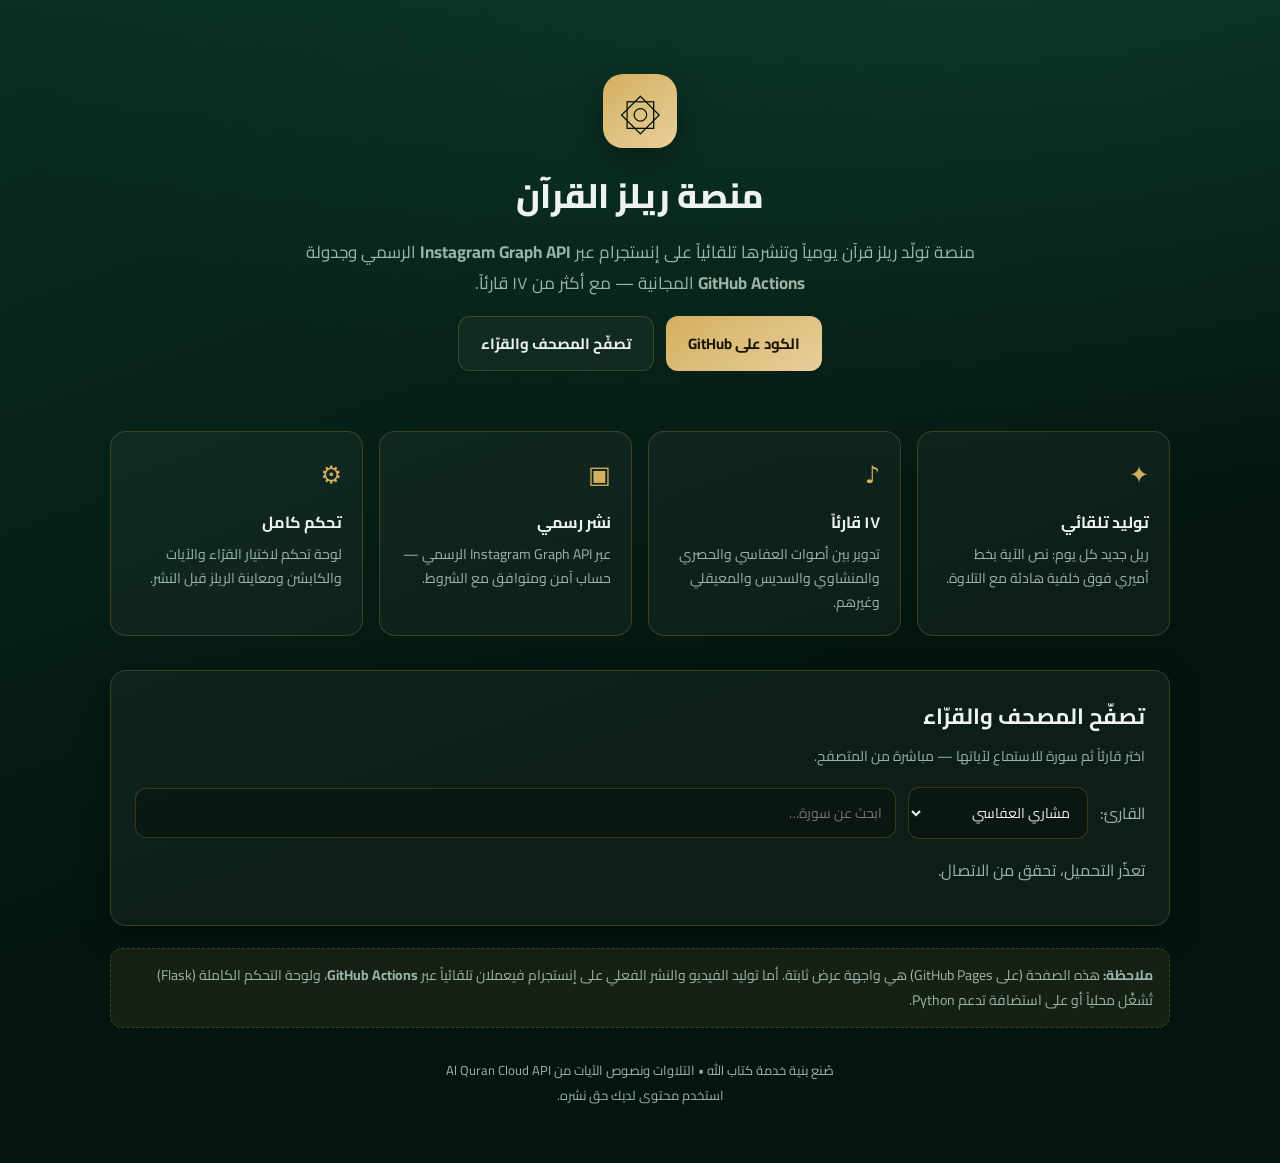
<file: docs/index.html>
<!DOCTYPE html>
<html lang="ar" dir="rtl">
<head>
<meta charset="utf-8">
<meta name="viewport" content="width=device-width, initial-scale=1">
<title>منصة ريلز القرآن — نشر تلقائي على إنستجرام</title>
<meta name="description" content="منصة تولّد ريلز قرآن يومياً وتنشرها تلقائياً على إنستجرام عبر Graph API الرسمي و GitHub Actions.">
<link rel="preconnect" href="https://fonts.googleapis.com">
<link href="https://fonts.googleapis.com/css2?family=Cairo:wght@400;600;700;800&family=Amiri:wght@400;700&display=swap" rel="stylesheet">
<style>
:root{--bg:#04150f;--bg2:#0a2e22;--panel:rgba(255,255,255,.04);--border:rgba(212,175,95,.22);--gold:#d4af5f;--gold2:#e7cf9b;--text:#eef3ef;--muted:#9db5a8;--green:#1f7a54;--radius:16px;--shadow:0 10px 30px rgba(0,0,0,.35)}
*{box-sizing:border-box}
body{margin:0;font-family:"Cairo",system-ui,Tahoma,sans-serif;color:var(--text);background:radial-gradient(1200px 600px at 85% -10%,rgba(31,122,84,.25),transparent),linear-gradient(160deg,var(--bg2),var(--bg) 60%);min-height:100vh}
a{color:inherit;text-decoration:none}
.wrap{max-width:1100px;margin:0 auto;padding:26px 20px}
header.hero{text-align:center;padding:48px 16px 26px}
.mark{width:74px;height:74px;margin:0 auto 16px;display:grid;place-items:center;font-size:42px;color:var(--bg);background:linear-gradient(145deg,var(--gold),var(--gold2));border-radius:20px;box-shadow:var(--shadow)}
.hero h1{font-size:34px;margin:6px 0 10px;font-weight:800}
.hero p{color:var(--muted);font-size:17px;max-width:680px;margin:0 auto 18px;line-height:1.8}
.cta{display:flex;gap:12px;justify-content:center;flex-wrap:wrap;margin-top:8px}
.btn{display:inline-flex;align-items:center;gap:8px;padding:12px 22px;border-radius:12px;border:1px solid var(--border);background:var(--panel);color:var(--text);font-weight:700;font-family:inherit;font-size:15px;cursor:pointer}
.btn-gold{background:linear-gradient(145deg,var(--gold),var(--gold2));color:#1a1205;border:none}
.features{display:grid;grid-template-columns:repeat(4,1fr);gap:16px;margin:34px 0}
@media(max-width:880px){.features{grid-template-columns:repeat(2,1fr)}}
@media(max-width:520px){.features{grid-template-columns:1fr}}
.feature{background:var(--panel);border:1px solid var(--border);border-radius:var(--radius);padding:20px}
.feature .ic{font-size:24px;color:var(--gold)}
.feature h3{margin:10px 0 6px;font-size:16px}
.feature p{margin:0;color:var(--muted);font-size:14px;line-height:1.7}
.card{background:var(--panel);border:1px solid var(--border);border-radius:var(--radius);padding:24px;box-shadow:var(--shadow);margin-bottom:22px}
.card h2{margin:0 0 6px;font-size:22px}
.card .hint{color:var(--muted);margin:0 0 18px;font-size:14px}
.row{display:flex;gap:12px;flex-wrap:wrap;align-items:center}
select,input{padding:11px 13px;border-radius:11px;background:rgba(0,0,0,.25);border:1px solid var(--border);color:var(--text);font-family:inherit;font-size:14px}
select:focus,input:focus{outline:none;border-color:var(--gold)}
.surahs{display:grid;grid-template-columns:repeat(auto-fill,minmax(210px,1fr));gap:10px;margin-top:18px}
.surah{display:flex;align-items:center;gap:11px;padding:11px 13px;border:1px solid var(--border);border-radius:12px;background:var(--panel);cursor:pointer;transition:.15s}
.surah:hover{border-color:var(--gold)}
.surah .num{width:32px;height:32px;border-radius:9px;display:grid;place-items:center;background:rgba(212,175,95,.14);color:var(--gold);font-weight:700;flex:0 0 32px}
.surah .nm{font-family:"Amiri",serif;font-size:19px}
.surah .en{color:var(--muted);font-size:12px}
.ayah{display:flex;gap:12px;align-items:center;padding:13px 15px;border:1px solid var(--border);border-radius:12px;background:var(--panel);margin-bottom:9px}
.ayah .badge{flex:0 0 auto;background:rgba(212,175,95,.16);color:var(--gold);border-radius:8px;padding:3px 9px;font-size:12px;font-weight:700}
.ayah .txt{font-family:"Amiri",serif;font-size:23px;line-height:2;flex:1}
.play{flex:0 0 auto;width:40px;height:40px;border-radius:50%;border:1px solid var(--border);background:var(--panel);color:var(--gold);cursor:pointer;font-size:15px}
.play:hover{border-color:var(--gold)}
.muted{color:var(--muted)}
.spinner{width:18px;height:18px;border:3px solid rgba(255,255,255,.2);border-top-color:var(--gold);border-radius:50%;animation:spin 1s linear infinite;display:inline-block}
@keyframes spin{to{transform:rotate(360deg)}}
.back{cursor:pointer}
footer{text-align:center;color:var(--muted);padding:30px 16px;font-size:13px;line-height:1.9}
.note{background:rgba(212,175,95,.08);border:1px dashed var(--border);border-radius:12px;padding:14px 16px;color:var(--muted);font-size:14px;line-height:1.8;margin-top:16px}
</style>
</head>
<body>
<div class="wrap">
  <header class="hero">
    <div class="mark">۞</div>
    <h1>منصة ريلز القرآن</h1>
    <p>منصة تولّد ريلز قرآن يومياً وتنشرها تلقائياً على إنستجرام عبر <b>Instagram Graph API</b> الرسمي وجدولة <b>GitHub Actions</b> المجانية — مع أكثر من ١٧ قارئاً.</p>
    <div class="cta">
      <a class="btn btn-gold" href="https://github.com/Alaa2134/Alaa2134" target="_blank" rel="noopener">الكود على GitHub</a>
      <a class="btn" href="#explorer">تصفّح المصحف والقرّاء</a>
    </div>
  </header>

  <section class="features">
    <div class="feature"><div class="ic">✦</div><h3>توليد تلقائي</h3><p>ريل جديد كل يوم: نص الآية بخط أميري فوق خلفية هادئة مع التلاوة.</p></div>
    <div class="feature"><div class="ic">♪</div><h3>١٧ قارئاً</h3><p>تدوير بين أصوات العفاسي والحصري والمنشاوي والسديس والمعيقلي وغيرهم.</p></div>
    <div class="feature"><div class="ic">▣</div><h3>نشر رسمي</h3><p>عبر Instagram Graph API الرسمي — حساب آمن ومتوافق مع الشروط.</p></div>
    <div class="feature"><div class="ic">⚙</div><h3>تحكم كامل</h3><p>لوحة تحكم لاختيار القرّاء والآيات والكابشن ومعاينة الريلز قبل النشر.</p></div>
  </section>

  <section class="card" id="explorer">
    <h2>تصفّح المصحف والقرّاء</h2>
    <p class="hint">اختر قارئاً ثم سورة للاستماع لآياتها — مباشرة من المتصفح.</p>
    <div class="row">
      <label class="muted">القارئ:</label>
      <select id="reciter"></select>
      <input id="search" placeholder="ابحث عن سورة…" style="flex:1;min-width:200px">
    </div>
    <div id="view"></div>
  </section>

  <div class="note">
    <b>ملاحظة:</b> هذه الصفحة (على GitHub Pages) هي واجهة عرض ثابتة. أما توليد الفيديو والنشر الفعلي
    على إنستجرام فيعملان تلقائياً عبر <b>GitHub Actions</b>، ولوحة التحكم الكاملة (Flask) تُشغَّل محلياً
    أو على استضافة تدعم Python.
  </div>

  <footer>
    صُنع بنية خدمة كتاب الله • التلاوات ونصوص الآيات من Al Quran Cloud API<br>
    استخدم محتوى لديك حق نشره.
  </footer>
</div>

<audio id="player"></audio>
<script>
const API="https://api.alquran.cloud/v1";
const RECITERS=[
 {id:"ar.alafasy",name:"مشاري العفاسي"},{id:"ar.husary",name:"محمود خليل الحصري"},
 {id:"ar.husarymujawwad",name:"الحصري (المجوّد)"},{id:"ar.minshawi",name:"محمد صديق المنشاوي"},
 {id:"ar.abdulsamad",name:"عبد الباسط عبد الصمد"},{id:"ar.abdurrahmaansudais",name:"عبد الرحمن السديس"},
 {id:"ar.saoodshuraym",name:"سعود الشريم"},{id:"ar.mahermuaiqly",name:"ماهر المعيقلي"},
 {id:"ar.ahmedajamy",name:"أحمد العجمي"},{id:"ar.shaatree",name:"أبو بكر الشاطري"},
 {id:"ar.hudhaify",name:"علي الحذيفي"},{id:"ar.hanirifai",name:"هاني الرفاعي"},
 {id:"ar.muhammadayyoub",name:"محمد أيوب"},{id:"ar.muhammadjibreel",name:"محمد جبريل"},
 {id:"ar.abdullahbasfar",name:"عبد الله بصفر"},{id:"ar.ibrahimakhbar",name:"إبراهيم الأخضر"},
 {id:"ar.aymanswoaid",name:"أيمن سويد"}
];
let surahs=[];
const view=document.getElementById("view");
const player=document.getElementById("player");
const recSel=document.getElementById("reciter");
recSel.innerHTML=RECITERS.map(r=>`<option value="${r.id}">${r.name}</option>`).join("");

function loading(){view.innerHTML='<p class="muted" style="padding:18px"><span class="spinner"></span> جارٍ التحميل…</p>';}

async function init(){
  loading();
  try{
    const r=await fetch(API+"/surah");const d=await r.json();
    surahs=d.data;renderSurahs(surahs);
  }catch(e){view.innerHTML='<p class="muted">تعذّر التحميل، تحقق من الاتصال.</p>';}
}
function renderSurahs(list){
  view.innerHTML='<div class="surahs">'+list.map(s=>`
    <div class="surah" data-n="${s.number}">
      <div class="num">${s.number}</div>
      <div><div class="nm">${s.name}</div><div class="en">${s.englishName} • ${s.numberOfAyahs} آية</div></div>
    </div>`).join("")+'</div>';
  view.querySelectorAll(".surah").forEach(el=>el.onclick=()=>openSurah(+el.dataset.n));
}
document.getElementById("search").oninput=e=>{
  const q=e.target.value.trim();
  renderSurahs(surahs.filter(s=>s.name.includes(q)||s.englishName.toLowerCase().includes(q.toLowerCase())));
};
async function openSurah(n){
  loading();
  try{
    const r=await fetch(`${API}/surah/${n}/${recSel.value}`);const d=await r.json();const data=d.data;
    view.innerHTML=`<p class="back btn" style="margin:6px 0 16px;display:inline-flex">→ رجوع للسور</p>
      <h3 style="font-family:Amiri,serif;font-size:26px;margin:0 0 14px">${data.name}</h3>`+
      data.ayahs.map(a=>`<div class="ayah">
        <button class="play" data-audio="${a.audio}">▶</button>
        <span class="badge">${a.numberInSurah}</span>
        <span class="txt">${a.text}</span></div>`).join("");
    view.querySelector(".back").onclick=()=>renderSurahs(surahs);
    view.querySelectorAll(".play").forEach(b=>b.onclick=()=>{player.src=b.dataset.audio;player.play();});
  }catch(e){view.innerHTML='<p class="muted">تعذّر تحميل السورة.</p>';}
}
init();
</script>
</body>
</html>
</file>
